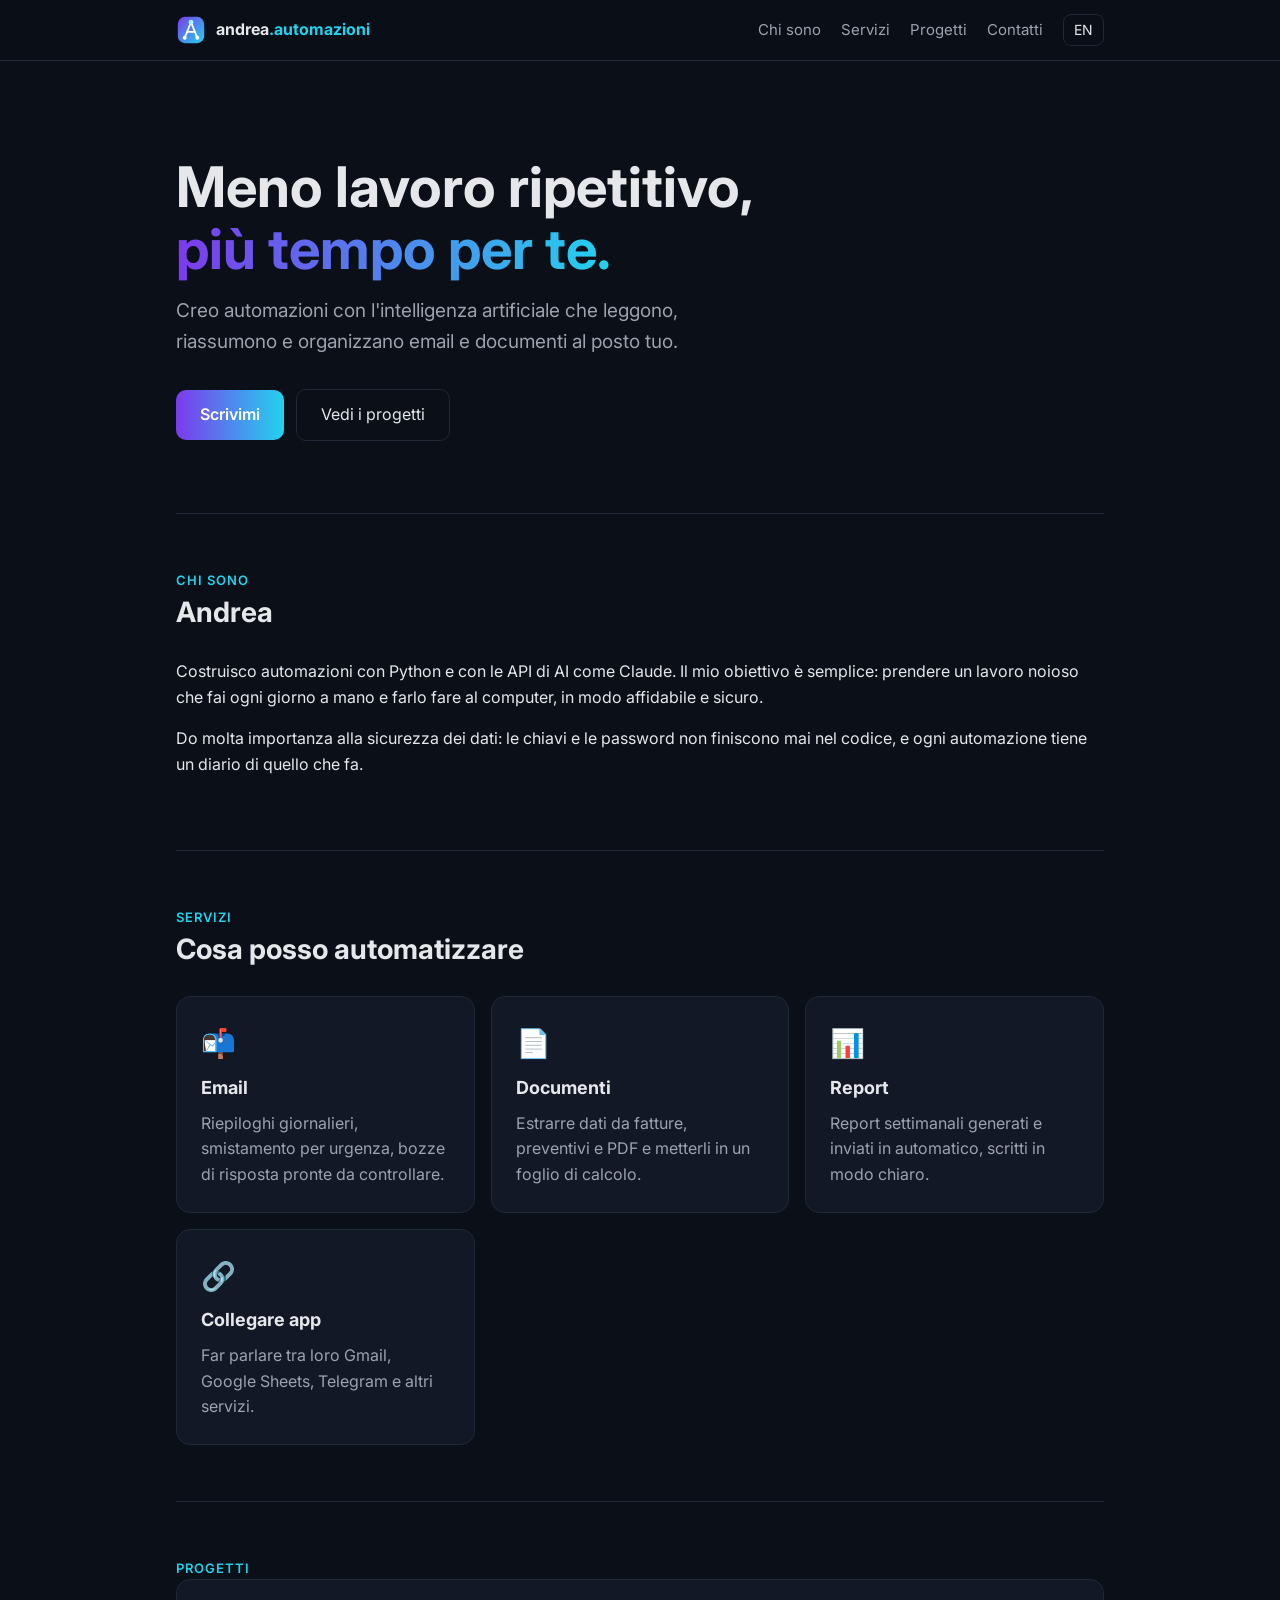
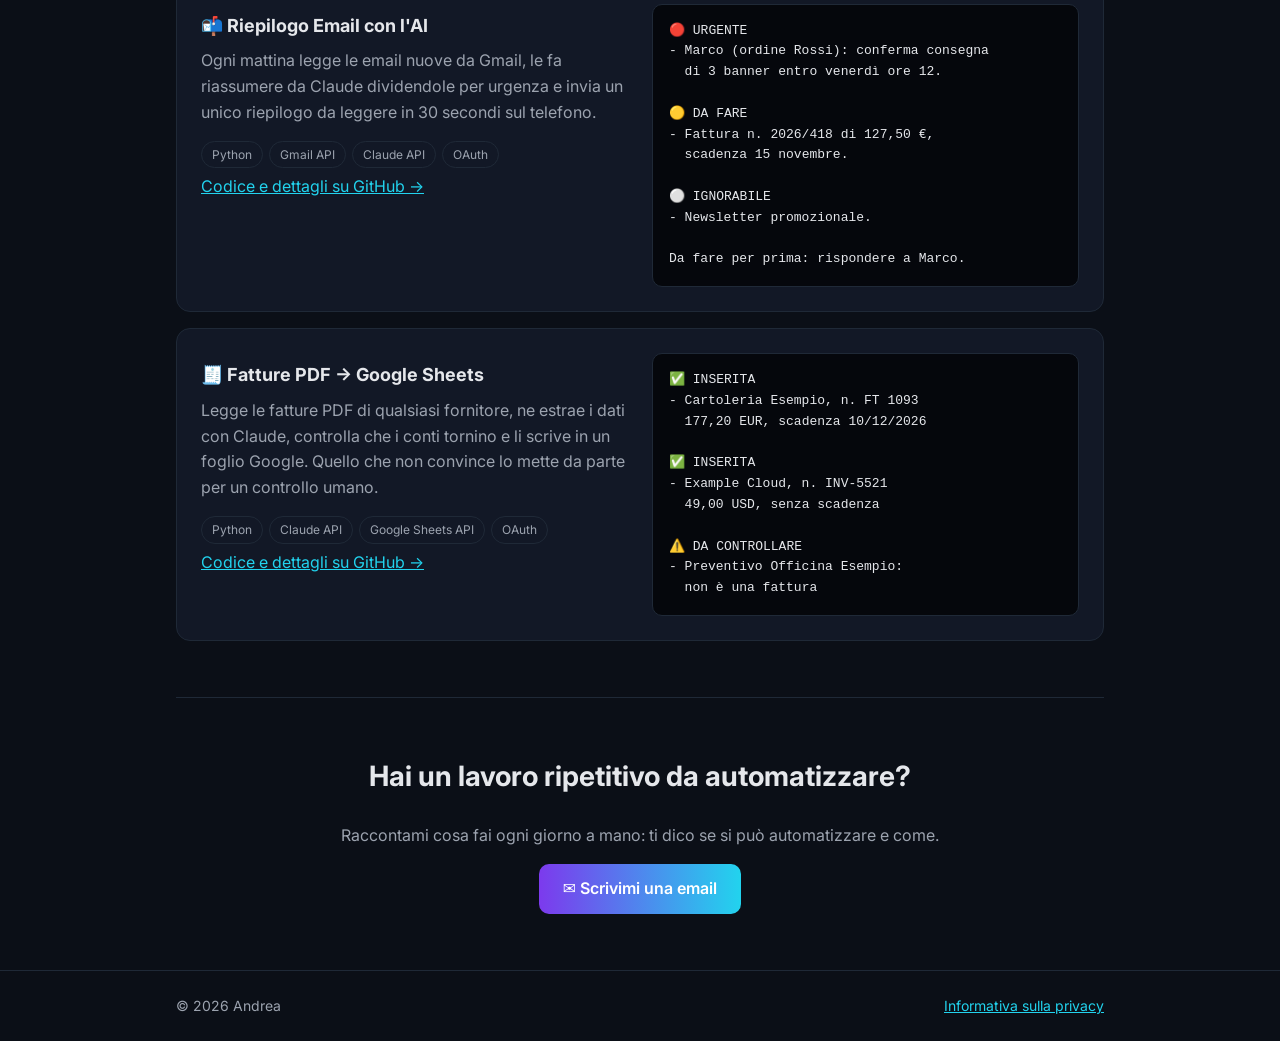
<file: index.html>
<!doctype html>
<html lang="it" data-lingua="it">
<head>
  <meta charset="utf-8">
  <meta name="viewport" content="width=device-width, initial-scale=1">
  <title>Andrea – Automazioni con l'AI</title>
  <meta name="description" content="Automazioni con l'intelligenza artificiale per risparmiare tempo su email, documenti e lavori ripetitivi.">
  <link rel="preconnect" href="https://fonts.googleapis.com">
  <link href="https://fonts.googleapis.com/css2?family=Inter:wght@400;600;700&display=swap" rel="stylesheet">
  <link rel="icon" href="logo.svg" type="image/svg+xml">
  <link rel="apple-touch-icon" href="icona.png">
  <link rel="stylesheet" href="style.css">
  <script src="lingua.js"></script>
</head>
<body>

  <header>
    <div class="contenitore">
      <a class="logo" href="#"><img src="logo.svg" alt=""><span>andrea<b>.automazioni</b></span></a>
      <nav>
        <a href="#chi-sono"><span lang="it">Chi sono</span><span lang="en">About</span></a>
        <a href="#servizi"><span lang="it">Servizi</span><span lang="en">Services</span></a>
        <a href="#progetti"><span lang="it">Progetti</span><span lang="en">Projects</span></a>
        <a href="#contatti"><span lang="it">Contatti</span><span lang="en">Contact</span></a>
        <button class="lingua" onclick="cambiaLingua()" aria-label="Cambia lingua / Change language">
          <span lang="it">EN</span><span lang="en">IT</span>
        </button>
      </nav>
    </div>
  </header>

  <main class="contenitore">

    <div class="hero">
      <h1 lang="it">Meno lavoro ripetitivo,<br><span class="sfumato">più tempo per te.</span></h1>
      <h1 lang="en">Less repetitive work,<br><span class="sfumato">more time for you.</span></h1>
      <p lang="it">Creo automazioni con l'intelligenza artificiale che leggono, riassumono e organizzano email e documenti al posto tuo.</p>
      <p lang="en">I build AI-powered automations that read, summarize and organize your emails and documents for you.</p>
      <a class="bottone" href="#contatti"><span lang="it">Scrivimi</span><span lang="en">Get in touch</span></a>
      <a class="bottone-secondario" href="#progetti"><span lang="it">Vedi i progetti</span><span lang="en">See projects</span></a>
    </div>

    <section id="chi-sono">
      <div class="etichetta" lang="it">Chi sono</div>
      <div class="etichetta" lang="en">About</div>
      <h2>Andrea</h2>
      <p lang="it">Costruisco automazioni con Python e con le API di AI come Claude. Il mio obiettivo è semplice: prendere un lavoro noioso che fai ogni giorno a mano e farlo fare al computer, in modo affidabile e sicuro.</p>
      <p lang="en">I build automations with Python and AI APIs such as Claude. My goal is simple: take a boring task you do by hand every day and let the computer do it, reliably and securely.</p>
      <p lang="it">Do molta importanza alla sicurezza dei dati: le chiavi e le password non finiscono mai nel codice, e ogni automazione tiene un diario di quello che fa.</p>
      <p lang="en">I care about data security: keys and passwords never end up in the code, and every automation keeps a log of what it does.</p>
    </section>

    <section id="servizi">
      <div class="etichetta" lang="it">Servizi</div>
      <div class="etichetta" lang="en">Services</div>
      <h2 lang="it">Cosa posso automatizzare</h2>
      <h2 lang="en">What I can automate</h2>
      <div class="griglia">
        <div class="card">
          <div class="icona">📬</div>
          <h3 lang="it">Email</h3><h3 lang="en">Email</h3>
          <p lang="it">Riepiloghi giornalieri, smistamento per urgenza, bozze di risposta pronte da controllare.</p>
          <p lang="en">Daily digests, sorting by urgency, draft replies ready for your review.</p>
        </div>
        <div class="card">
          <div class="icona">📄</div>
          <h3 lang="it">Documenti</h3><h3 lang="en">Documents</h3>
          <p lang="it">Estrarre dati da fatture, preventivi e PDF e metterli in un foglio di calcolo.</p>
          <p lang="en">Extract data from invoices, quotes and PDFs into a spreadsheet.</p>
        </div>
        <div class="card">
          <div class="icona">📊</div>
          <h3 lang="it">Report</h3><h3 lang="en">Reports</h3>
          <p lang="it">Report settimanali generati e inviati in automatico, scritti in modo chiaro.</p>
          <p lang="en">Weekly reports generated and sent automatically, written in plain language.</p>
        </div>
        <div class="card">
          <div class="icona">🔗</div>
          <h3 lang="it">Collegare app</h3><h3 lang="en">Connecting apps</h3>
          <p lang="it">Far parlare tra loro Gmail, Google Sheets, Telegram e altri servizi.</p>
          <p lang="en">Make Gmail, Google Sheets, Telegram and other tools work together.</p>
        </div>
      </div>
    </section>

    <section id="progetti">
      <div class="etichetta" lang="it">Progetti</div>
      <div class="etichetta" lang="en">Projects</div>
      <div class="card progetto">
        <div>
          <h3 lang="it">📬 Riepilogo Email con l'AI</h3>
          <h3 lang="en">📬 AI Email Digest</h3>
          <p lang="it">Ogni mattina legge le email nuove da Gmail, le fa riassumere da Claude dividendole per urgenza e invia un unico riepilogo da leggere in 30 secondi sul telefono.</p>
          <p lang="en">Every morning it reads new Gmail messages, has Claude sort and summarize them by urgency, and sends a single digest you can read in 30 seconds on your phone.</p>
          <p style="margin-top:16px">
            <span class="tag">Python</span><span class="tag">Gmail API</span><span class="tag">Claude API</span><span class="tag">OAuth</span>
          </p>
          <p><a href="https://github.com/andrea-automazioni/riepilogo-email">
            <span lang="it">Codice e dettagli su GitHub →</span><span lang="en">Code and details on GitHub →</span>
          </a></p>
        </div>
        <pre lang="it">🔴 URGENTE
- Marco (ordine Rossi): conferma consegna
  di 3 banner entro venerdì ore 12.

🟡 DA FARE
- Fattura n. 2026/418 di 127,50 €,
  scadenza 15 novembre.

⚪ IGNORABILE
- Newsletter promozionale.

Da fare per prima: rispondere a Marco.</pre>
        <pre lang="en">🔴 URGENT
- Marco (Rossi order): confirm delivery
  of 3 banners by Friday 12:00.

🟡 TO DO
- Invoice no. 2026/418, €127.50,
  due November 15.

⚪ IGNORABLE
- Promotional newsletter.

Do first: reply to Marco.</pre>
      </div>
      <div class="card progetto">
        <div>
          <h3 lang="it">🧾 Fatture PDF → Google Sheets</h3>
          <h3 lang="en">🧾 PDF Invoices → Google Sheets</h3>
          <p lang="it">Legge le fatture PDF di qualsiasi fornitore, ne estrae i dati con Claude, controlla che i conti tornino e li scrive in un foglio Google. Quello che non convince lo mette da parte per un controllo umano.</p>
          <p lang="en">It reads PDF invoices from any supplier, extracts the data with Claude, checks that the numbers add up and writes them to a Google Sheet. Anything doubtful is set aside for human review.</p>
          <p style="margin-top:16px">
            <span class="tag">Python</span><span class="tag">Claude API</span><span class="tag">Google Sheets API</span><span class="tag">OAuth</span>
          </p>
          <p><a href="https://github.com/andrea-automazioni/fatture-sheets">
            <span lang="it">Codice e dettagli su GitHub →</span><span lang="en">Code and details on GitHub →</span>
          </a></p>
        </div>
        <pre lang="it">✅ INSERITA
- Cartoleria Esempio, n. FT 1093
  177,20 EUR, scadenza 10/12/2026

✅ INSERITA
- Example Cloud, n. INV-5521
  49,00 USD, senza scadenza

⚠️ DA CONTROLLARE
- Preventivo Officina Esempio:
  non è una fattura</pre>
        <pre lang="en">✅ ADDED
- Cartoleria Esempio, no. FT 1093
  EUR 177.20, due 10 Dec 2026

✅ ADDED
- Example Cloud, no. INV-5521
  USD 49.00, no due date

⚠️ TO REVIEW
- Quote from Officina Esempio:
  not an invoice</pre>
      </div>
    </section>

    <section id="contatti" class="contatti">
      <h2 lang="it">Hai un lavoro ripetitivo da automatizzare?</h2>
      <h2 lang="en">Got a repetitive task to automate?</h2>
      <p lang="it">Raccontami cosa fai ogni giorno a mano: ti dico se si può automatizzare e come.</p>
      <p lang="en">Tell me what you do by hand every day: I'll tell you if and how it can be automated.</p>
      <a class="bottone" href="mailto:andrea.automazioni.test@gmail.com">
        <span lang="it">✉️ Scrivimi una email</span><span lang="en">✉️ Send me an email</span>
      </a>
    </section>

  </main>

  <footer>
    <div class="contenitore">
      <span>© 2026 Andrea</span>
      <a href="privacy.html"><span lang="it">Informativa sulla privacy</span><span lang="en">Privacy policy</span></a>
    </div>
  </footer>

</body>
</html>
</file>
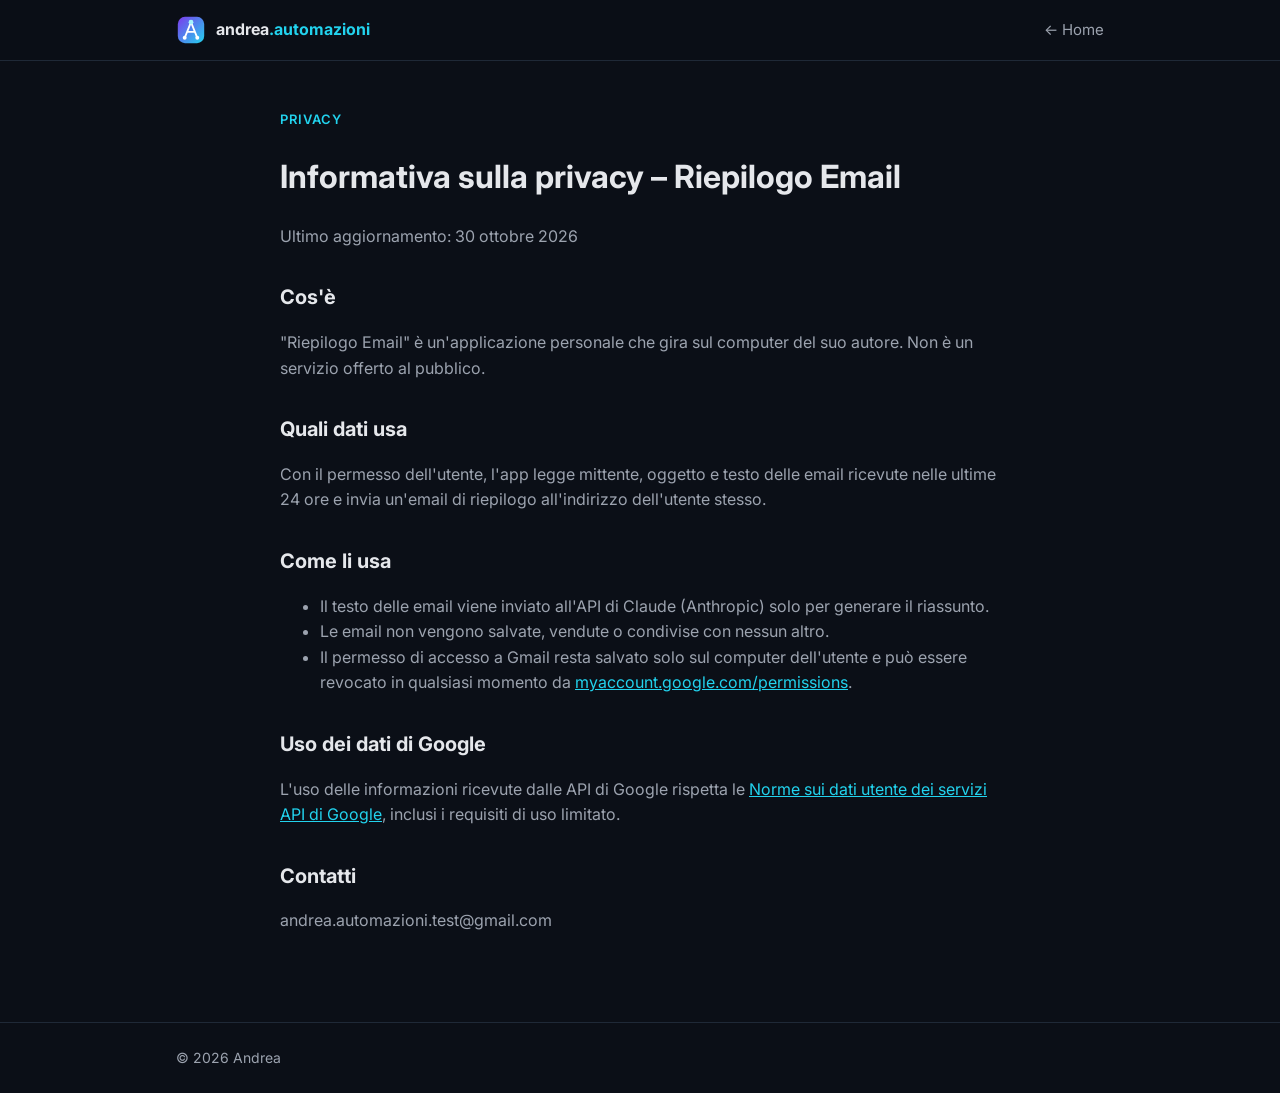
<file: privacy.html>
<!doctype html>
<html lang="it" data-lingua="it">
<head>
  <meta charset="utf-8">
  <meta name="viewport" content="width=device-width, initial-scale=1">
  <title>Informativa sulla privacy – Riepilogo Email</title>
  <link rel="preconnect" href="https://fonts.googleapis.com">
  <link href="https://fonts.googleapis.com/css2?family=Inter:wght@400;600;700&display=swap" rel="stylesheet">
  <link rel="icon" href="logo.svg" type="image/svg+xml">
  <link rel="apple-touch-icon" href="icona.png">
  <link rel="stylesheet" href="style.css">
</head>
<body>

  <header>
    <div class="contenitore">
      <a class="logo" href="index.html"><img src="logo.svg" alt=""><span>andrea<b>.automazioni</b></span></a>
      <nav><a href="index.html">← Home</a></nav>
    </div>
  </header>

  <main class="contenitore testo">
    <div class="etichetta">Privacy</div>
    <h1>Informativa sulla privacy – Riepilogo Email</h1>
    <p>Ultimo aggiornamento: 30 ottobre 2026</p>

    <h2>Cos'è</h2>
    <p>"Riepilogo Email" è un'applicazione personale che gira sul computer del suo autore.
       Non è un servizio offerto al pubblico.</p>

    <h2>Quali dati usa</h2>
    <p>Con il permesso dell'utente, l'app legge mittente, oggetto e testo delle email
       ricevute nelle ultime 24 ore e invia un'email di riepilogo all'indirizzo dell'utente stesso.</p>

    <h2>Come li usa</h2>
    <ul>
      <li>Il testo delle email viene inviato all'API di Claude (Anthropic) solo per generare il riassunto.</li>
      <li>Le email non vengono salvate, vendute o condivise con nessun altro.</li>
      <li>Il permesso di accesso a Gmail resta salvato solo sul computer dell'utente
          e può essere revocato in qualsiasi momento da
          <a href="https://myaccount.google.com/permissions">myaccount.google.com/permissions</a>.</li>
    </ul>

    <h2>Uso dei dati di Google</h2>
    <p>L'uso delle informazioni ricevute dalle API di Google rispetta le
       <a href="https://developers.google.com/terms/api-services-user-data-policy">Norme sui dati utente dei servizi API di Google</a>,
       inclusi i requisiti di uso limitato.</p>

    <h2>Contatti</h2>
    <p>andrea.automazioni.test@gmail.com</p>
  </main>

  <footer>
    <div class="contenitore"><span>© 2026 Andrea</span></div>
  </footer>

</body>
</html>
</file>
<file: style.css>
/* Colori e misure usati in tutto il sito: cambiandoli qui cambia tutto */
:root {
  --sfondo: #0b0f17;
  --sfondo-card: #121826;
  --bordo: #1f2937;
  --testo: #e5e7eb;
  --testo-tenue: #9ca3af;
  --accento: #7c3aed;
  --accento-2: #22d3ee;
  --raggio: 14px;
}

* { box-sizing: border-box; }

body {
  margin: 0;
  font-family: "Inter", system-ui, sans-serif;
  background: var(--sfondo);
  color: var(--testo);
  line-height: 1.6;
}

a { color: var(--accento-2); }

.contenitore { max-width: 960px; margin: 0 auto; padding: 0 16px; }

/* Barra in alto */
header {
  position: sticky; top: 0; z-index: 10;
  background: rgba(11, 15, 23, 0.85);
  backdrop-filter: blur(8px);
  border-bottom: 1px solid var(--bordo);
}
header .contenitore { display: flex; align-items: center; justify-content: space-between; height: 60px; }
.logo { font-weight: 700; color: var(--testo); text-decoration: none; display: flex; align-items: center; gap: 10px; }
.logo img { width: 30px; height: 30px; }
.logo b { color: var(--accento-2); font-weight: inherit; }
nav { display: flex; gap: 20px; align-items: center; }
nav a { color: var(--testo-tenue); text-decoration: none; font-size: 15px; }
nav a:hover { color: var(--testo); }
.lingua {
  background: none; border: 1px solid var(--bordo); color: var(--testo);
  border-radius: 8px; padding: 4px 10px; cursor: pointer; font: inherit; font-size: 14px;
}

/* Sezione iniziale */
.hero { padding: 96px 0 72px; }
.hero h1 { font-size: clamp(32px, 6vw, 56px); line-height: 1.1; margin: 0 0 16px; }
.sfumato {
  background: linear-gradient(90deg, var(--accento), var(--accento-2));
  -webkit-background-clip: text; background-clip: text; color: transparent;
}
.hero p { font-size: 19px; color: var(--testo-tenue); max-width: 600px; margin: 0 0 32px; }

.bottone {
  display: inline-block; padding: 12px 24px; border-radius: 10px;
  background: linear-gradient(90deg, var(--accento), var(--accento-2));
  color: #fff; font-weight: 600; text-decoration: none;
}
.bottone:hover { opacity: 0.9; }
.bottone-secondario {
  display: inline-block; padding: 12px 24px; border-radius: 10px; margin-left: 8px;
  border: 1px solid var(--bordo); color: var(--testo); text-decoration: none;
}

/* Sezioni */
section { padding: 56px 0; border-top: 1px solid var(--bordo); }
section h2 { font-size: 28px; margin: 0 0 24px; }
.etichetta { color: var(--accento-2); font-size: 13px; font-weight: 600; letter-spacing: 0.08em; text-transform: uppercase; }

.griglia { display: grid; grid-template-columns: repeat(auto-fit, minmax(min(260px, 100%), 1fr)); gap: 16px; }
.card {
  background: var(--sfondo-card); border: 1px solid var(--bordo);
  border-radius: var(--raggio); padding: 24px;
}
.card h3 { margin: 8px 0; font-size: 18px; }
.card p { color: var(--testo-tenue); margin: 0; }
.icona { font-size: 28px; }

.progetto { display: grid; gap: 24px; grid-template-columns: 1fr 1fr; align-items: start; }
.progetto + .progetto { margin-top: 16px; }
.progetto pre {
  margin: 0; background: #05070c; border: 1px solid var(--bordo); border-radius: 10px;
  padding: 16px; font-size: 13px; white-space: pre-wrap; color: var(--testo);
}
.tag { display: inline-block; font-size: 12px; padding: 3px 10px; margin: 0 6px 6px 0; border-radius: 99px; border: 1px solid var(--bordo); color: var(--testo-tenue); }

.contatti { text-align: center; }
.contatti p { color: var(--testo-tenue); }

footer { border-top: 1px solid var(--bordo); padding: 24px 0; color: var(--testo-tenue); font-size: 14px; }
footer .contenitore { display: flex; justify-content: space-between; flex-wrap: wrap; gap: 8px; }

/* Testi della pagina normale (privacy) */
.testo { padding: 48px 0 72px; max-width: 720px; }
.testo h2 { font-size: 20px; margin-top: 32px; }
.testo p, .testo li { color: var(--testo-tenue); }

/* Bilingue: si vede solo la lingua scelta */
html[data-lingua="it"] [lang="en"],
html[data-lingua="en"] [lang="it"] { display: none; }

/* Telefono */
@media (max-width: 700px) {
  nav a { display: none; }
  .progetto { grid-template-columns: 1fr; }
  .hero { padding: 64px 0 48px; }
  .bottone-secondario { margin: 12px 0 0; }
}
</file>
